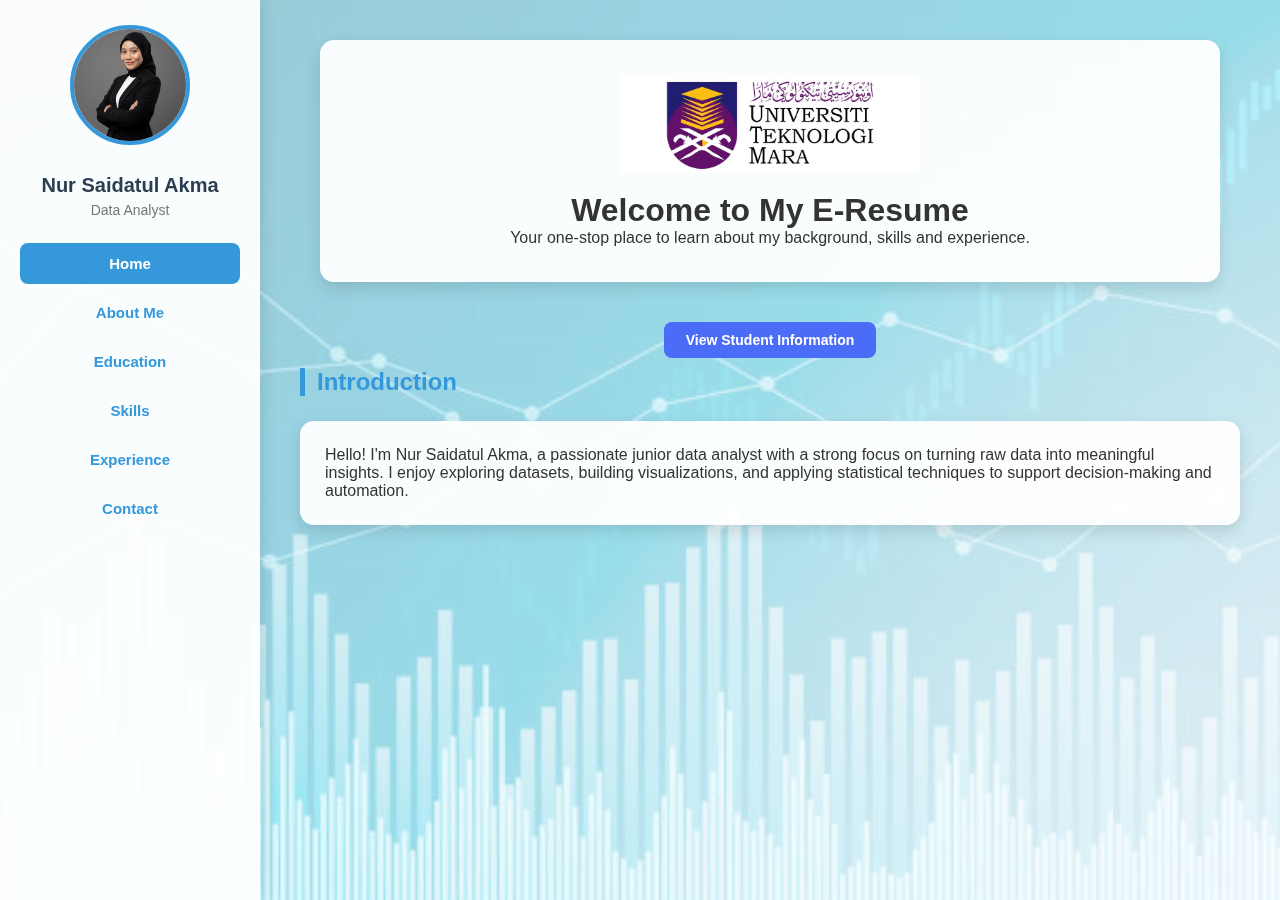
<file: index.html>
<!-- index.html with card-style navigation -->
<!DOCTYPE html>
<html lang="en">
<head>
<meta charset="UTF-8">
<meta name="viewport" content="width=device-width, initial-scale=1.0">
<title>Home - My E-Resume</title>
<link rel="stylesheet" href="style.css">
</head>

<script>
function toggleStudentInfo() {
    const info = document.getElementById("studentInfo");
    info.style.display = info.style.display === "block" ? "none" : "block";
}
</script>

<body>
<div class="layout">
    <aside class="sidebar">
        <img src="images/akma.jpg" class="side-pic" alt="Profile Picture">
        <h2>Nur Saidatul Akma</h2>
        <p>Data Analyst</p>

        <nav>
        <ul>
        <li><a href="index.html" class="active">Home</a></li>
        <li><a href="about.html">About Me</a></li>
        <li><a href="education.html">Education</a></li>
        <li><a href="skills.html">Skills</a></li>
        <li><a href="projects.html">Experience</a></li>
        <li><a href="contact.html">Contact</a></li>
        </ul>
        </nav>

    </aside>

    <main class="content">
        <header class="hero">
            <img src="images/uitm-logo.png" alt="UiTM Logo" class="hero-logo">
            <h1>Welcome to My E-Resume</h1>
            <p>Your one-stop place to learn about my background, skills and experience.</p>
        </header>



        <section>

            <div style="margin-top: 10px; text-align: center;">
                <button class="toggle-btn" onclick="toggleStudentInfo()">
                    View Student Information
                </button>
            </div>

            <div id="studentInfo" class="student-info">
                <table class="biodata-table">
                    <tr>
                        <td>Student Name</td>
                        <td>: NUR SAIDATUL AKMA BINTI MOHD HIZARI</td>
                    </tr>
                    <tr>
                        <td>Student ID</td>
                        <td>: 2025124257</td>
                    </tr>
                    <tr>
                        <td>Faculty</td>
                        <td>: COMPUTER, INFORMATICS AND MATHEMATICS STUDIES</td>
                    </tr>
                    <tr>
                        <td>Programme</td>
                        <td>: BACHELOR OF INFORMATION SCIENCE (HONS) IN INFORMATION SYSTEMS MANAGEMENT</td>
                    </tr>
                    <tr>
                        <td>Mode of Study</td>
                        <td>: Full-Time</td>
                    </tr>
                    <tr>
                        <td>Semester</td>
                        <td>: 2</td>
                    </tr>
                    <tr>
                        <td>Email</td>
                        <td>: saidatulkema08@gmail.com</td>
                    </tr>
                    <tr>
                        <td>UiTM Google Email</td>
                        <td>: 2025124257@student.uitm.edu.my</td>
                    </tr>
                </table>
            </div>

            <div style="height:10px;"></div>
            
            <h2>Introduction</h2>
            
            <div class="project-card">
            <p>Hello! I'm Nur Saidatul Akma, a passionate junior data analyst with a strong focus on turning raw data into meaningful insights. I enjoy exploring datasets, building visualizations, and applying statistical techniques to support decision-making and automation.</p>
        </div>
        </section>
    </main>
</div>
</body>
</html>
</file>
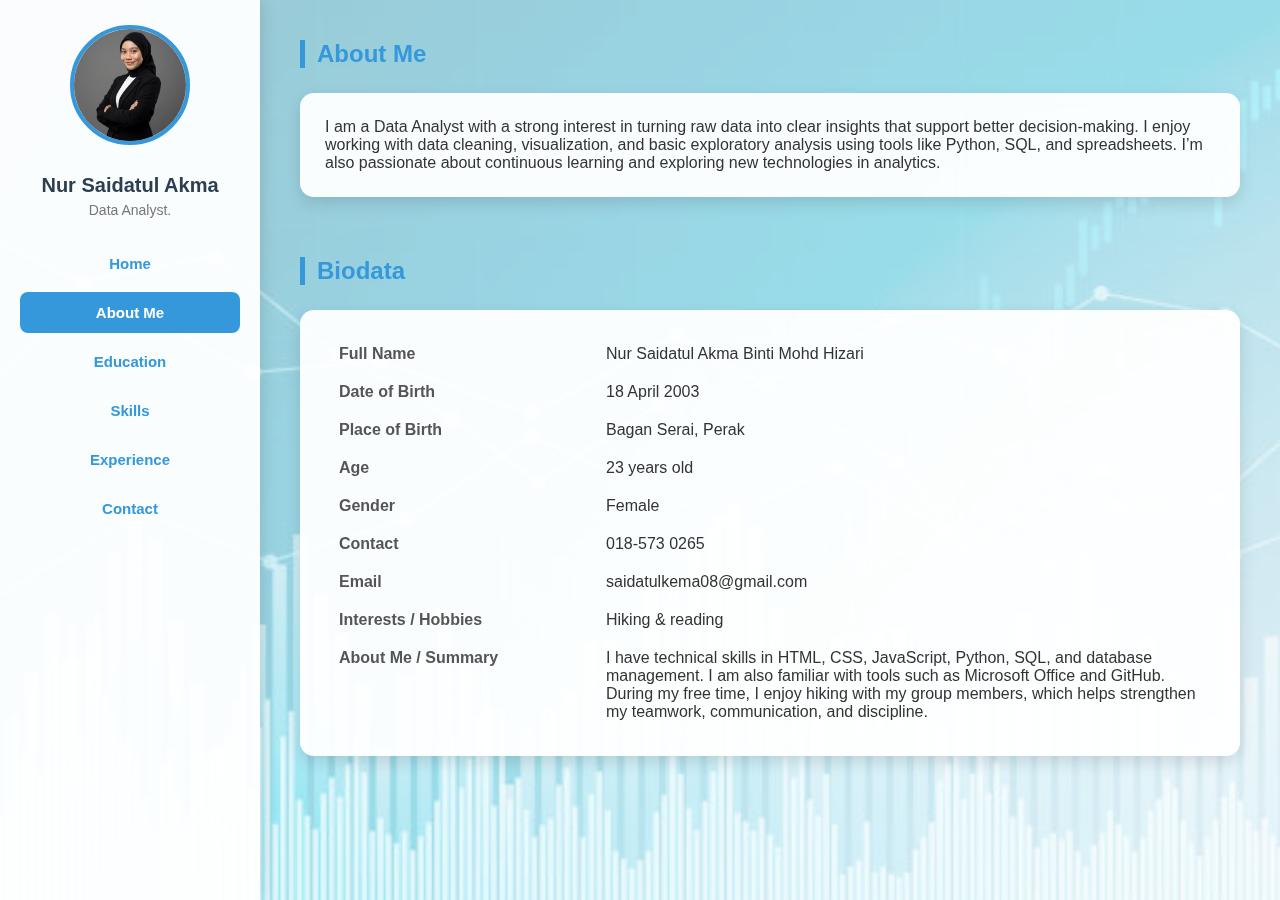
<file: about.html>
<!DOCTYPE html>
<html lang="en">
<head>
<meta charset="UTF-8">
<meta name="viewport" content="width=device-width, initial-scale=1.0">
<title>About Me</title>
<link rel="stylesheet" href="style.css">
</head>
<body>
<div class="layout">
<aside class="sidebar">
<img src="images/akma.jpg" class="side-pic" alt="Profile Picture">
        <h2>Nur Saidatul Akma</h2>
        <p>Data Analyst.</p>
<nav>
<ul>
<li><a href="index.html">Home</a></li>
<li><a href="about.html" class="active">About Me</a></li>
<li><a href="education.html">Education</a></li>
<li><a href="skills.html">Skills</a></li>
<li><a href="projects.html">Experience</a></li>
<li><a href="contact.html">Contact</a></li>
</ul>
</nav>
</aside>


<main class="content">
<h2>About Me</h2>
<div class="project-card">
<p>I am a Data Analyst with a strong interest in turning raw data into clear insights that support better decision-making. I enjoy working with data cleaning, visualization, and basic exploratory analysis using tools like Python, SQL, and spreadsheets. I’m also passionate about continuous learning and exploring new technologies in analytics.</p>
</div>

<div style="height:40px;"></div>

<h2>Biodata</h2>
<div class="project-card">
  <table class="biodata-table">
    <tr>
      <td><strong>Full Name</strong></td>
      <td>Nur Saidatul Akma Binti Mohd Hizari</td>
    </tr>
    <tr>
      <td><strong>Date of Birth</strong></td>
      <td>18 April 2003</td>
    </tr>
    <tr>
      <td><strong>Place of Birth</strong></td>
      <td>Bagan Serai, Perak</td>
    </tr>
    <tr>
      <td><strong>Age</strong></td>
      <td>23 years old</td>
    </tr>
    <tr>
      <td><strong>Gender</strong></td>
      <td>Female</td>
    </tr>
    <tr>
      <td><strong>Contact</strong></td>
      <td>018-573 0265</td>
    </tr>
    <tr>
      <td><strong>Email</strong></td>
      <td>saidatulkema08@gmail.com</td>
    </tr>
    <tr>
      <td><strong>Interests / Hobbies</strong></td>
      <td>Hiking & reading</td>
    </tr>
    <tr>
      <td><strong>About Me / Summary</strong></td>
      <td>
        I have technical skills in HTML, CSS, JavaScript, Python, SQL, and database management.
        I am also familiar with tools such as Microsoft Office and GitHub.
        During my free time, I enjoy hiking with my group members, which helps strengthen my
        teamwork, communication, and discipline.
      </td>
    </tr>
  </table>
</div>


</main>
</div>
</body>
</html>
</file>
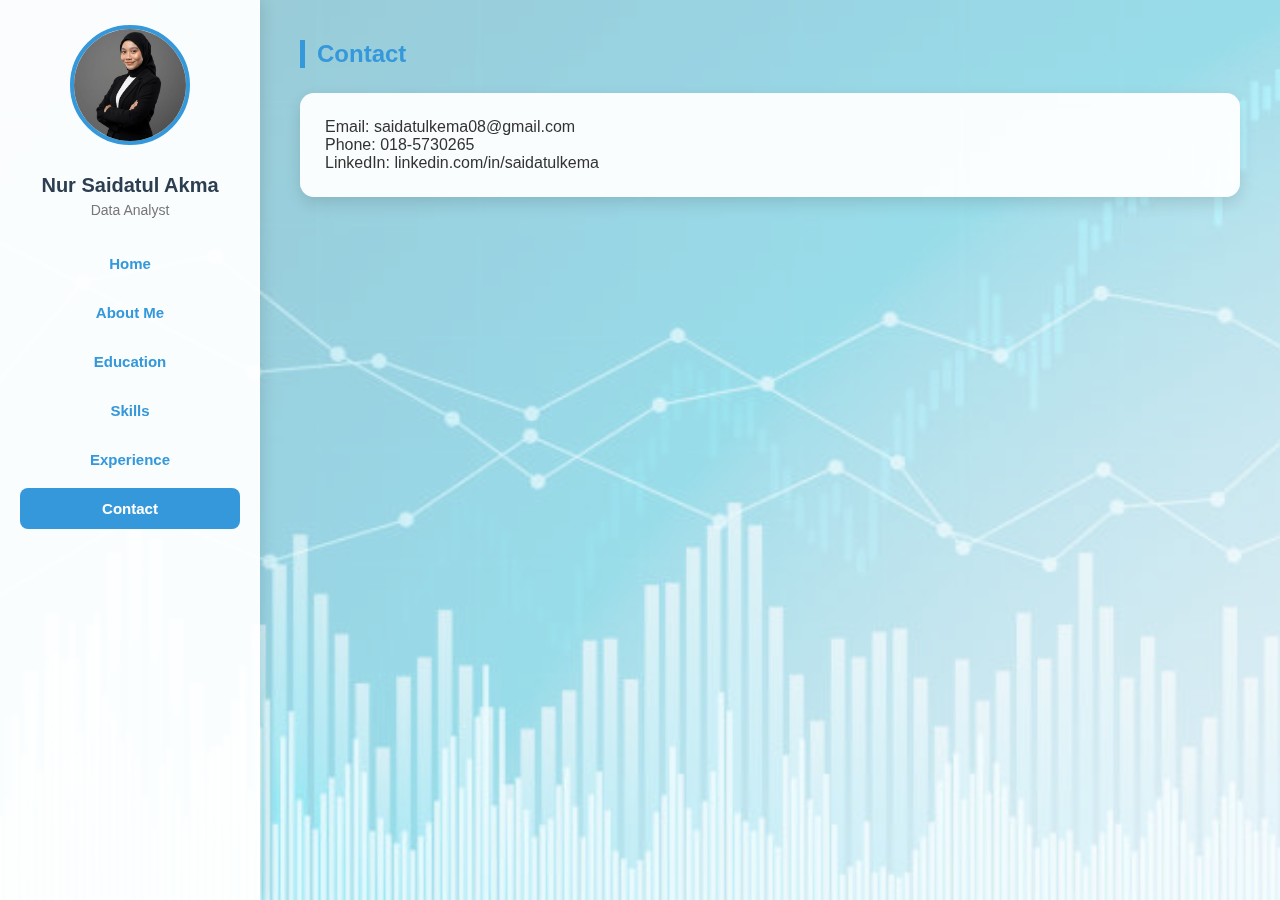
<file: contact.html>
<!DOCTYPE html>
<html lang="en">
<head>
<meta charset="UTF-8">
<meta name="viewport" content="width=device-width, initial-scale=1.0">
<title>Contact</title>
<link rel="stylesheet" href="style.css">
</head>
<body>
<div class="layout">
<aside class="sidebar">
<img src="images/akma.jpg" class="side-pic" alt="Profile Picture">
        <h2>Nur Saidatul Akma</h2>
        <p>Data Analyst</p>
<nav>
<ul>
<li><a href="index.html">Home</a></li>
<li><a href="about.html">About Me</a></li>
<li><a href="education.html">Education</a></li>
<li><a href="skills.html">Skills</a></li>
<li><a href="projects.html">Experience</a></li>
<li><a href="contact.html" class="active">Contact</a></li>
</ul>
</nav>
</aside>


<main class="content">
<h2>Contact</h2>
<div class="project-card">
<p>Email: saidatulkema08@gmail.com</p>
<p>Phone: 018-5730265</p>
<p>LinkedIn: linkedin.com/in/saidatulkema</p>
</div>
</main>
</div>
</body>
</html>
</file>
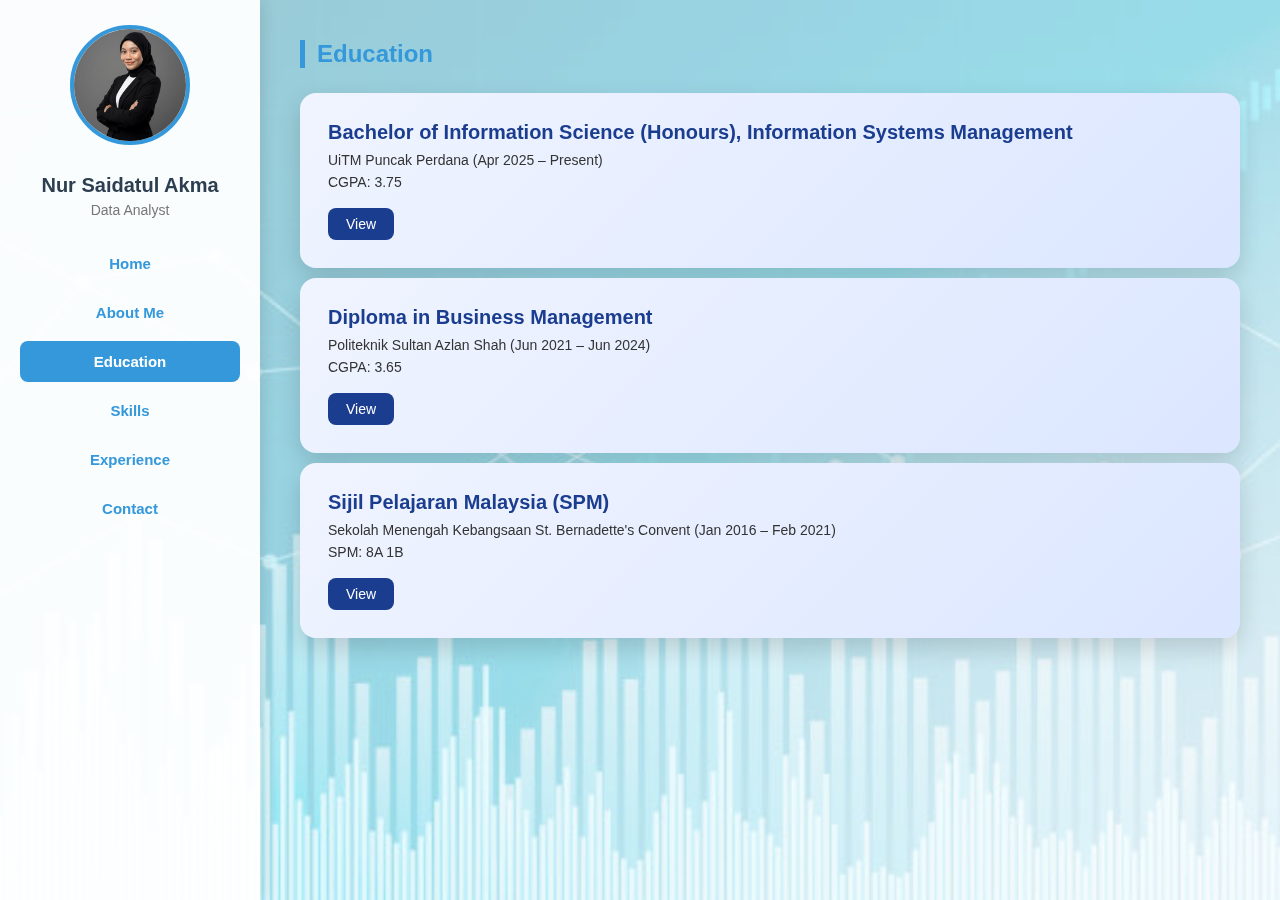
<file: education.html>
<!DOCTYPE html>
<html lang="en">
<head>
<meta charset="UTF-8">
<meta name="viewport" content="width=device-width, initial-scale=1.0">
<title>Education</title>
<link rel="stylesheet" href="style.css">
<style>
/* ===============================
   EDUCATION CARDS
=============================== */
.edu-card {
  background: linear-gradient(135deg, #f0f4ff, #dbe6ff);
  padding: 28px;
  border-radius: 16px;
  box-shadow: 0 10px 25px rgba(0, 0, 0, 0.15);
  transition: transform 0.4s ease, box-shadow 0.4s ease;
  position: relative;
}

.edu-card:hover {
  transform: translateY(-8px);
  box-shadow: 0 18px 40px rgba(0, 0, 0, 0.25);
}

.edu-card h3 {
  font-size: 20px;
  color: #1a3d8f;
  margin-bottom: 8px;
}

.edu-card p {
  font-size: 14px;
  color: #333;
  margin-bottom: 6px;
}

.edu-card .view-btn {
  padding: 8px 18px;
  background: #1a3d8f;
  color: #fff;
  font-size: 14px;
  border: none;
  border-radius: 8px;
  cursor: pointer;
  margin-top: 12px;
  transition: background 0.3s ease, transform 0.3s ease;
}

.edu-card .view-btn:hover {
  background: #142b66;
  transform: scale(1.05);
}

/* ===============================
   EDUCATION POPUP (MODAL)
=============================== */
#imagePopup.edu-popup {
  backdrop-filter: blur(10px);
  background: rgba(10, 10, 40, 0.85);
}

#imagePopup.edu-popup .popup-image {
  max-width: 65%;
  max-height: 75%;
  border-radius: 14px;
  box-shadow: 0 20px 50px rgba(0, 0, 0, 0.7);
}

#imagePopup.edu-popup .popup-close {
  top: 25px;
  right: 35px;
  font-size: 38px;
}

#imagePopup.edu-popup .popup-nav {
  font-size: 42px;
}

#imagePopup.edu-popup .popup-dots {
  bottom: 30px;
}

#imagePopup.edu-popup .popup-dots .dot {
  width: 12px;
  height: 12px;
  background: #888;
}

#imagePopup.edu-popup .popup-dots .dot.active {
  background: #fff;
}
</style>
</head>

<body>
<div class="layout">
<aside class="sidebar">
  <img src="images/akma.jpg" class="side-pic" alt="Profile Picture">
  <h2>Nur Saidatul Akma</h2>
  <p>Data Analyst</p>
  <nav>
    <ul>
      <li><a href="index.html">Home</a></li>
      <li><a href="about.html">About Me</a></li>
      <li><a href="education.html" class="active">Education</a></li>
      <li><a href="skills.html">Skills</a></li>
      <li><a href="projects.html">Experience</a></li>
      <li><a href="contact.html">Contact</a></li>
    </ul>
  </nav>
</aside>

<main class="content">
<h2>Education</h2>

<div class="edu-card">
  <h3>Bachelor of Information Science (Honours), Information Systems Management</h3>
  <p>UiTM Puncak Perdana (Apr 2025 – Present)</p>
  <p>CGPA: 3.75</p>
  <button class="view-btn"
    onclick="openPopup([ 'images/pundana.jpeg'], 'edu')">
    View
  </button>
</div>

<div style="height:10px;"></div>

<div class="edu-card">
  <h3>Diploma in Business Management</h3>
  <p>Politeknik Sultan Azlan Shah (Jun 2021 – Jun 2024)</p>
  <p>CGPA: 3.65</p>
  <button class="view-btn"
    onclick="openPopup([ 'images/psas.png' ], 'edu')">
    View
  </button>
</div>

<div style="height:10px;"></div>

<div class="edu-card">
  <h3>Sijil Pelajaran Malaysia (SPM)</h3>
  <p>Sekolah Menengah Kebangsaan St. Bernadette's Convent (Jan 2016 – Feb 2021)</p>
  <p>SPM: 8A 1B</p>
  <button class="view-btn"
    onclick="openPopup([ 'images/smkconvent.png' ], 'edu')">
    View
  </button>
</div>

</main>
</div>

<!-- ===== IMAGE POPUP (EDUCATION) ===== -->
<div id="imagePopup" class="popup edu-popup" onclick="closePopup(event)">
  <span class="popup-close">&times;</span>
  <span class="popup-nav left" onclick="changePopupImage(-1)">❮</span>
  <img id="popupImage" class="popup-image">
  <span class="popup-nav right" onclick="changePopupImage(1)">❯</span>
  <div id="popupDots" class="popup-dots"></div>
</div>

<script>
let popupImages = [];
let popupIndex = 0;

function openPopup(images, type) {
  popupImages = images;
  popupIndex = 0;
  const popup = document.getElementById('imagePopup');
  if(type === 'edu') popup.classList.add('edu-popup');
  popup.style.display = 'flex';
  updatePopup();
}

function closePopup(e) {
  if(e.target.id === 'imagePopup' || e.target.classList.contains('popup-close')) {
    document.getElementById('imagePopup').style.display = 'none';
  }
}

function changePopupImage(step) {
  popupIndex = (popupIndex + step + popupImages.length) % popupImages.length;
  updatePopup();
}

function updatePopup() {
  document.getElementById('popupImage').src = popupImages[popupIndex];

  const dots = document.getElementById('popupDots');
  dots.innerHTML = '';
  popupImages.forEach((_, i) => {
    const dot = document.createElement('span');
    dot.className = 'dot' + (i === popupIndex ? ' active' : '');
    dot.onclick = () => { popupIndex = i; updatePopup(); };
    dots.appendChild(dot);
  });
}
</script>

</body>
</html>
</file>
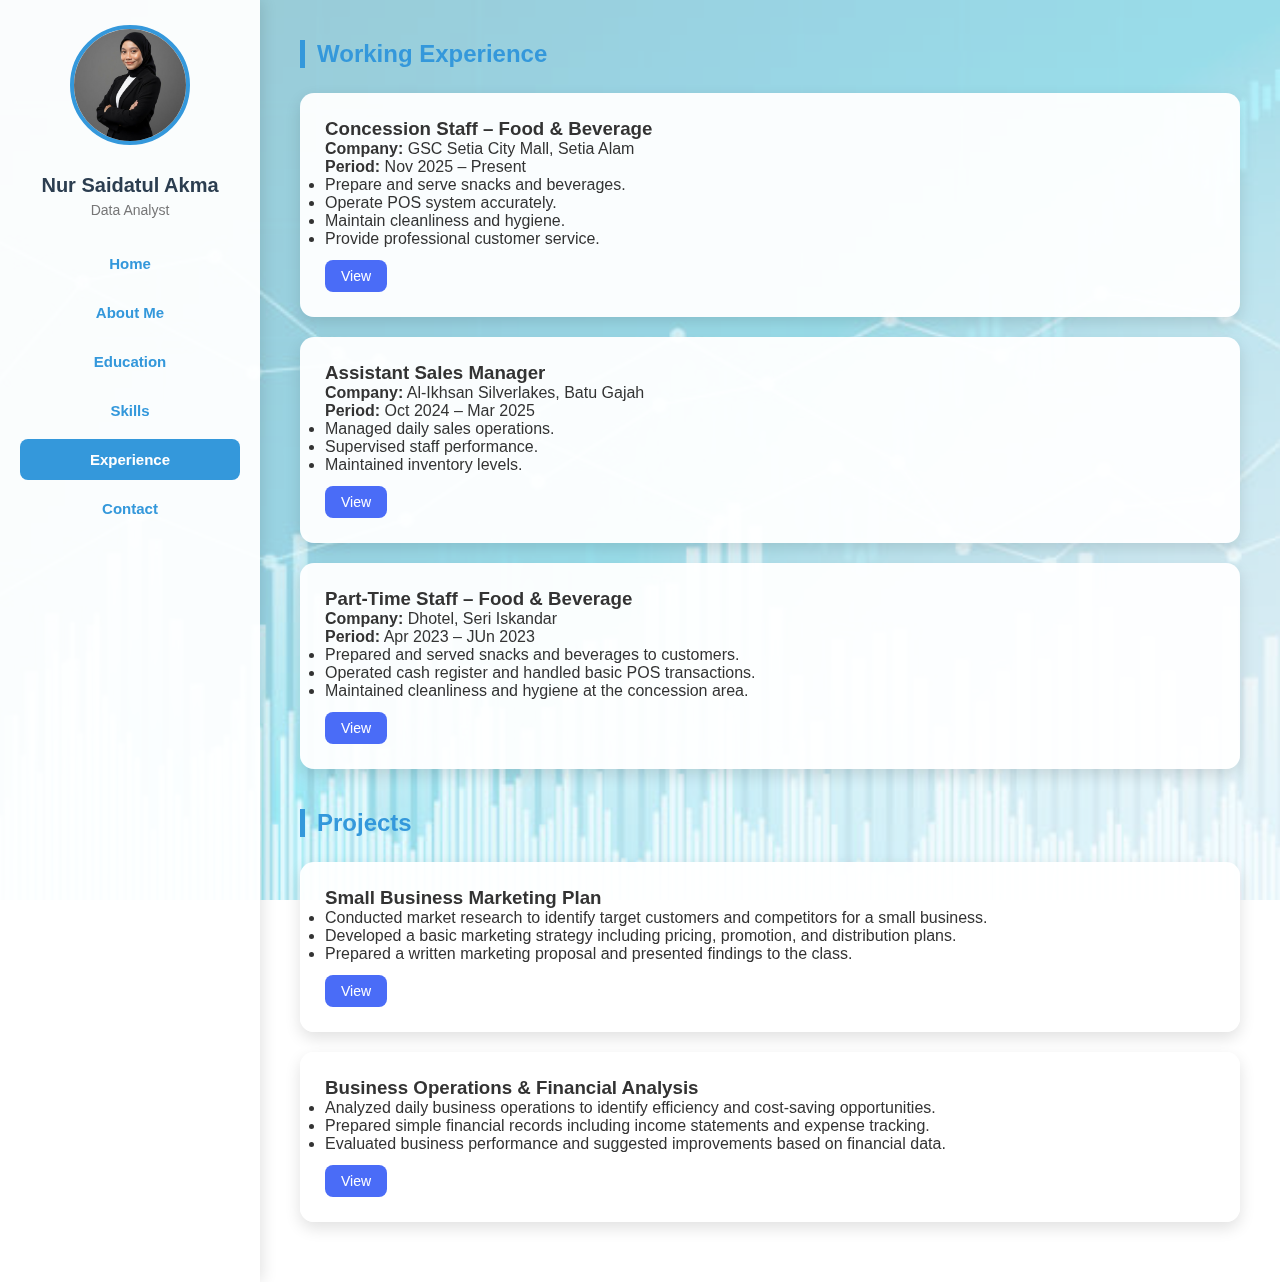
<file: projects.html>
<!DOCTYPE html>
<html lang="en">
<head>
<meta charset="UTF-8">
<meta name="viewport" content="width=device-width, initial-scale=1.0">
<title>Projects & Experience</title>
<link rel="stylesheet" href="style.css">
</head>

<body>
<div class="layout">
  <aside class="sidebar">
    <img src="images/akma.jpg" class="side-pic" alt="Profile Picture">
    <h2>Nur Saidatul Akma</h2>
    <p>Data Analyst</p>
    <nav>
      <ul>
        <li><a href="index.html">Home</a></li>
        <li><a href="about.html">About Me</a></li>
        <li><a href="education.html">Education</a></li>
        <li><a href="skills.html">Skills</a></li>
        <li><a href="projects.html" class="active">Experience</a></li>
        <li><a href="contact.html">Contact</a></li>
      </ul>
    </nav>
  </aside>

  <main class="content">
    <!-- ===== WORKING EXPERIENCE ===== -->
    <h2>Working Experience</h2>

    <div class="project-card">
      <h3>Concession Staff – Food & Beverage</h3>
      <p><strong>Company:</strong> GSC Setia City Mall, Setia Alam</p>
      <p><strong>Period:</strong> Nov 2025 – Present</p>
      <ul>
        <li>Prepare and serve snacks and beverages.</li>
        <li>Operate POS system accurately.</li>
        <li>Maintain cleanliness and hygiene.</li>
        <li>Provide professional customer service.</li>
      </ul>
      <button class="view-btn"
        onclick="openPopup([
          'images/gsc1.png',
          'images/gsc2.png',
          'images/gsc3.png'
        ])">
        View
      </button>
    </div>

    <div class="project-card">
      <h3>Assistant Sales Manager</h3>
      <p><strong>Company:</strong> Al-Ikhsan Silverlakes, Batu Gajah</p>
      <p><strong>Period:</strong> Oct 2024 – Mar 2025</p>
      <ul>
        <li>Managed daily sales operations.</li>
        <li>Supervised staff performance.</li>
        <li>Maintained inventory levels.</li>
      </ul>
      <button class="view-btn"
        onclick="openPopup([
          'images/al-ikhsan.png',
          'images/alikhsan1.png',
          'images/alikhsan2.png',
          'images/alikhsan3.png',
          'images/alikhsan4.png'
          ])">
        View
      </button>
    </div>

    <div class="project-card">
      <h3>Part-Time Staff – Food & Beverage</h3>
      <p><strong>Company:</strong> Dhotel, Seri Iskandar</p>
      <p><strong>Period:</strong> Apr 2023 – JUn 2023</p>
      <ul>
        <li>Prepared and served snacks and beverages to customers.</li>
        <li>Operated cash register and handled basic POS transactions.</li>
        <li>Maintained cleanliness and hygiene at the concession area.</li>
      </ul>
      <button class="view-btn"
        onclick="openPopup([
          'images/fnb1.png',
          'images/fnb2.png',
          'images/fnb3.png'
          ])">
        View
      </button>
    </div>

    <div style="height:20px;"></div>

    <!-- ===== PROJECTS ===== -->
    <h2>Projects</h2>

    <div class="project-card">
      <h3>Small Business Marketing Plan</h3>
      <ul>
        <li>Conducted market research to identify target customers and competitors for a small business.</li>
        <li>Developed a basic marketing strategy including pricing, promotion, and distribution plans.</li>
        <li>Prepared a written marketing proposal and presented findings to the class.</li>
      </ul>
      <button class="view-btn"
        onclick="openPopup([
          'images/project11.jpeg',
          'images/project12.jpeg'
          ])">
        View
      </button>
    </div>

    <div class="project-card">
      <h3>Business Operations & Financial Analysis</h3>
      <ul>
        <li>Analyzed daily business operations to identify efficiency and cost-saving opportunities.</li>
        <li>Prepared simple financial records including income statements and expense tracking.</li>
        <li>Evaluated business performance and suggested improvements based on financial data.</li>
      </ul>
      <button class="view-btn"
        onclick="openPopup([
          'images/project21.jpeg',
          'images/project22.jpeg',
          'images/project23.jpeg',
          'images/project24.jpeg',
          ])">
        View
      </button>
    </div>
  </main>
</div>

<!-- ===== IMAGE POPUP MODAL ===== -->
<div id="imagePopup" class="popup" onclick="closePopup(event)">
  <span class="popup-close">&times;</span>

  <span class="popup-nav left" onclick="changePopupImage(-1)">❮</span>
  <img id="popupImage" class="popup-image">
  <span class="popup-nav right" onclick="changePopupImage(1)">❯</span>

  <div id="popupDots" class="popup-dots"></div>
</div>

<script>
let popupImages = [];
let popupIndex = 0;

function openPopup(images) {
  popupImages = images;
  popupIndex = 0;
  document.getElementById('imagePopup').style.display = 'flex';
  updatePopup();
}

function closePopup(e) {
  if (e.target.id === 'imagePopup' || e.target.classList.contains('popup-close')) {
    document.getElementById('imagePopup').style.display = 'none';
  }
}

function changePopupImage(step) {
  popupIndex = (popupIndex + step + popupImages.length) % popupImages.length;
  updatePopup();
}

function updatePopup() {
  document.getElementById('popupImage').src = popupImages[popupIndex];

  const dots = document.getElementById('popupDots');
  dots.innerHTML = '';
  popupImages.forEach((_, i) => {
    const dot = document.createElement('span');
    dot.className = 'dot' + (i === popupIndex ? ' active' : '');
    dot.onclick = () => { popupIndex = i; updatePopup(); };
    dots.appendChild(dot);
  });
}
</script>

</body>
</html>
</file>
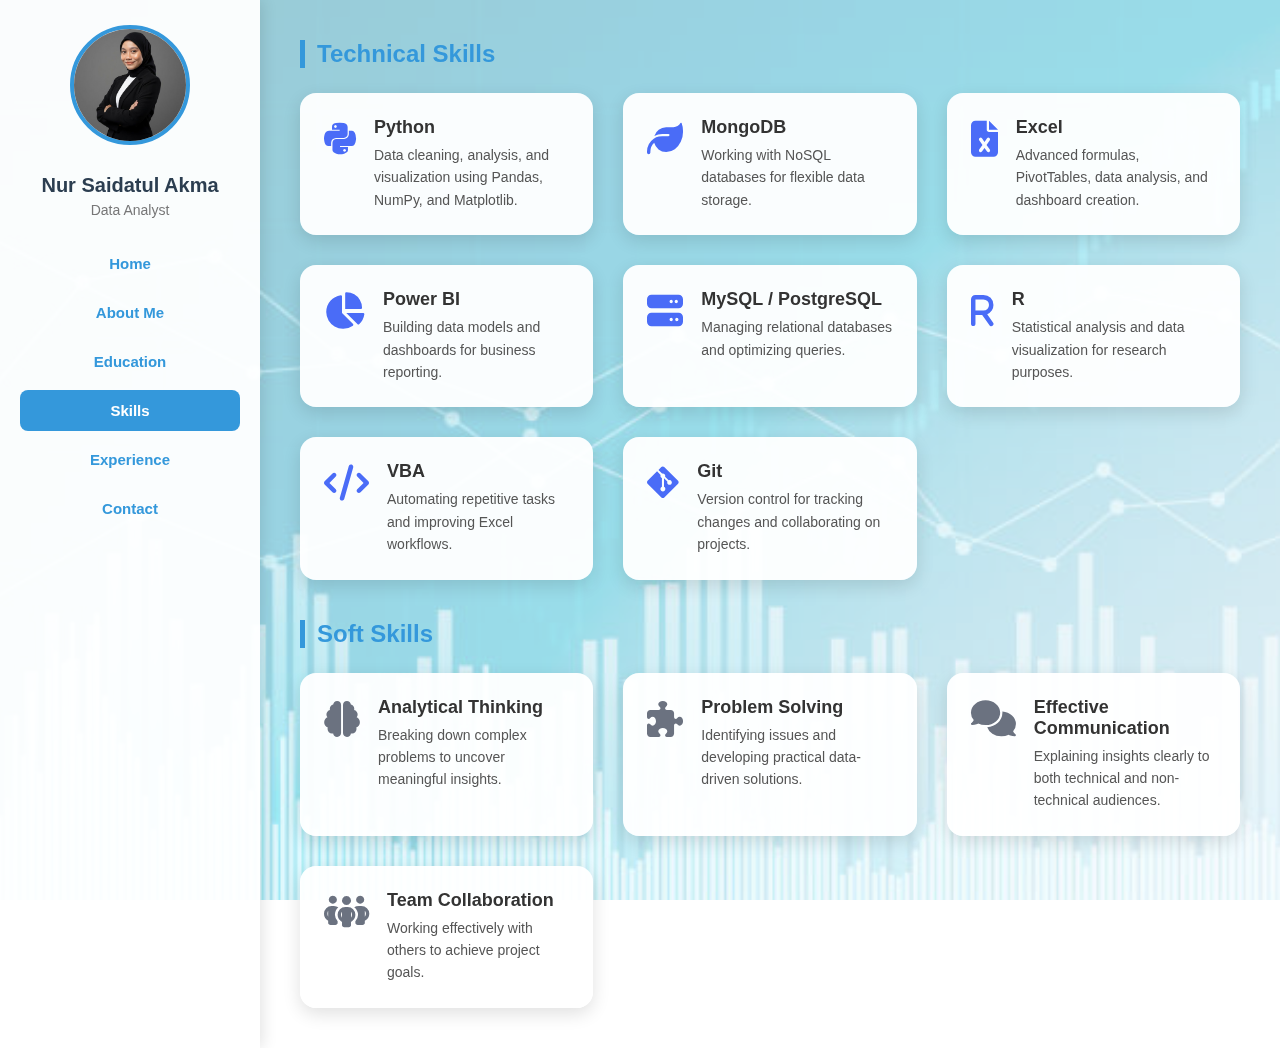
<file: skills.html>
<!DOCTYPE html>
<html lang="en">
<head>
<meta charset="UTF-8">
<meta name="viewport" content="width=device-width, initial-scale=1.0">
<title>Skills</title>
<link rel="stylesheet" href="style.css">
<link rel="stylesheet" href="https://cdnjs.cloudflare.com/ajax/libs/font-awesome/6.5.1/css/all.min.css">

</head>

<!-- Image Popup Modal -->
<div id="imageModal" class="modal">
    <span class="close" onclick="closeModal()">&times;</span>
    <img class="modal-content" id="modalImage">
</div>

<script>
function openModal(imgSrc) {
    const modal = document.getElementById("imageModal");
    const modalImg = document.getElementById("modalImage");
    modalImg.src = imgSrc;
    modal.style.display = "flex";
}

// Close modal
function closeModal() {
    document.getElementById("imageModal").style.display = "none";
}

// Close modal when clicking outside image
document.getElementById("imageModal").addEventListener("click", function(e) {
    if (e.target === this) {
        closeModal();
    }
});
</script>

<body>
<div class="layout">
<aside class="sidebar">
<img src="images/akma.jpg" class="side-pic" alt="Profile Picture">
        <h2>Nur Saidatul Akma</h2>
        <p>Data Analyst</p>
<nav>
<ul>
<li><a href="index.html">Home</a></li>
<li><a href="about.html">About Me</a></li>
<li><a href="education.html">Education</a></li>
<li><a href="skills.html" class="active">Skills</a></li>
<li><a href="projects.html">Experience</a></li>
<li><a href="contact.html">Contact</a></li>
</ul>
</nav>
</aside>


<main class="content">

  <h2>Technical Skills</h2>
  <div class="skill-grid">

    <div class="skill-card">
      <i class="fa-brands fa-python"></i>
      <div class="skill-text">
        <h4>Python</h4>
        <p>Data cleaning, analysis, and visualization using Pandas, NumPy, and Matplotlib.</p>
        <button class="view-btn" onclick="openModal('images/python.png')">View</button>
      </div>
    </div>


    <div class="skill-card">
      <i class="fa-solid fa-leaf"></i>
      <div class="skill-text">
        <h4>MongoDB</h4>
        <p>Working with NoSQL databases for flexible data storage.</p>
      <button class="view-btn" onclick="openModal('images/mongodb.png')">View</button>
      </div>
    </div>

    <div class="skill-card">
      <i class="fa-solid fa-file-excel"></i>
      <div class="skill-text">
        <h4>Excel</h4>
        <p>Advanced formulas, PivotTables, data analysis, and dashboard creation.</p>
      <button class="view-btn" onclick="openModal('images/excel.png')">View</button>
      </div>
    </div>

    <div class="skill-card">
      <i class="fa-solid fa-chart-pie"></i>
      <div class="skill-text">
        <h4>Power BI</h4>
        <p>Building data models and dashboards for business reporting.</p>
      <button class="view-btn" onclick="openModal('images/powerbi.png')">View</button>
      </div>
    </div>

    <div class="skill-card">
      <i class="fa-solid fa-server"></i>
      <div class="skill-text">
        <h4>MySQL / PostgreSQL</h4>
        <p>Managing relational databases and optimizing queries.</p>
      <button class="view-btn" onclick="openModal('images/mysql.png')">View</button>
      </div>
    </div>

    <div class="skill-card">
      <i class="fa-solid fa-r"></i>
      <div class="skill-text">
        <h4>R</h4>
        <p>Statistical analysis and data visualization for research purposes.</p>
      <button class="view-btn" onclick="openModal('images/R.png')">View</button>
      </div>
    </div>

    <div class="skill-card">
      <i class="fa-solid fa-code"></i>
      <div class="skill-text">
        <h4>VBA</h4>
        <p>Automating repetitive tasks and improving Excel workflows.</p>
      <button class="view-btn" onclick="openModal('images/vba.png')">View</button>
      </div>
    </div>

    <div class="skill-card">
      <i class="fa-brands fa-git-alt"></i>
      <div class="skill-text">
        <h4>Git</h4>
        <p>Version control for tracking changes and collaborating on projects.</p>
      <button class="view-btn" onclick="openModal('images/git.png')">View</button>
      </div>
    </div>

  </div>



<div style="height:40px;"></div>

  <h2>Soft Skills</h2>
  <div class="skill-grid">

    <div class="skill-card soft">
      <i class="fa-solid fa-brain"></i>
      <div class="skill-text">
        <h4>Analytical Thinking</h4>
        <p>Breaking down complex problems to uncover meaningful insights.</p>
      </div>
    </div>

    <div class="skill-card soft">
      <i class="fa-solid fa-puzzle-piece"></i>
      <div class="skill-text">
        <h4>Problem Solving</h4>
        <p>Identifying issues and developing practical data-driven solutions.</p>
      </div>
    </div>

    <div class="skill-card soft">
      <i class="fa-solid fa-comments"></i>
      <div class="skill-text">
        <h4>Effective Communication</h4>
        <p>Explaining insights clearly to both technical and non-technical audiences.</p>
      </div>
    </div>

    <div class="skill-card soft">
      <i class="fa-solid fa-people-group"></i>
      <div class="skill-text">
        <h4>Team Collaboration</h4>
        <p>Working effectively with others to achieve project goals.</p>
      </div>
    </div>

  </div>



</main>
</div>
</body>
</html>
</file>
<file: style.css>
/* =========================================================
   GLOBAL RESET & BASE SETTINGS
========================================================= */
* {
  box-sizing: border-box;
  margin: 0;
  padding: 0;
}

/* =========================================================
   BODY
   - One background image for ALL pages
   - Fixed background with soft overlay
========================================================= */
body {
  font-family: "Segoe UI", Arial, sans-serif;
  background: url("images/background.jpg") no-repeat center center fixed;
  background-size: cover;
  color: #333;
}

/* White overlay to improve text readability */
body::before {
  content: "";
  position: fixed;
  inset: 0;
  background: rgba(255, 255, 255, 0.6);
  z-index: -1;
}

/* =========================================================
   MAIN LAYOUT
========================================================= */
.layout {
  display: flex;
  min-height: 100vh;
}

/* =========================================================
   SIDEBAR
========================================================= */
.sidebar {
  width: 260px;
  padding: 25px 20px;
  text-align: center;
  background: rgba(255, 255, 255, 0.95);
  box-shadow: 2px 0 15px rgba(0,0,0,0.12);
}

/* Hide sidebar on Home page */
body.home .sidebar {
  display: none;
}

/* =========================================================
   PROFILE SECTION (SIDEBAR)
========================================================= */
.side-pic {
  width: 120px;
  height: 120px;
  object-fit: cover;
  border-radius: 50%;
  border: 4px solid #3498db;
  margin-bottom: 15px;
}

.sidebar h2 {
  font-size: 20px;
  margin: 10px 0 5px;
  color: #2c3e50;
}

.sidebar p {
  font-size: 14px;
  color: #777;
  margin-bottom: 25px;
}

/* =========================================================
   SIDEBAR NAVIGATION
========================================================= */
.sidebar nav ul {
  list-style: none;
}

.sidebar nav ul li a {
  display: block;
  padding: 12px 15px;
  margin: 8px 0;
  font-weight: 600;
  font-size: 15px;
  text-decoration: none;
  color: #3498db;
  border-radius: 8px;
  transition: all 0.3s ease;
}

/* Hover effect */
.sidebar nav ul li a:hover {
  background: #3498db;
  color: #ffffff;
  transform: translateX(6px);
  box-shadow: 0 4px 10px rgba(0,0,0,0.15);
}

/* Active page */
.sidebar nav ul li a.active {
  background: #3498db;
  color: #ffffff;
}

/* =========================================================
   MAIN CONTENT AREA
========================================================= */
.content {
  flex: 1;
  padding: 40px;
}

/* Center content on Home page */
body.home .content {
  width: 100%;
  padding: 70px 40px;
}

/* Section headings */
.content h2 {
  border-left: 5px solid #3498db;
  padding-left: 12px;
  margin-bottom: 25px;
  color: #3498db;
}

/* =========================================================
   HERO SECTION (HOME PAGE)
========================================================= */
.hero {
  background: rgba(255, 255, 255, 0.95);
  padding: 35px;
  border-radius: 14px;
  text-align: center;
  max-width: 900px;
  margin: 0 auto 40px;
  box-shadow: 0 6px 16px rgba(0,0,0,0.12);
}

/* =========================================================
   HOME PAGE NAVIGATION CARDS
========================================================= */
.nav-cards {
  display: grid;
  grid-template-columns: repeat(auto-fit, minmax(160px, 1fr));
  gap: 25px;
  max-width: 900px;
  margin: 0 auto;
}

.nav-card {
  padding: 25px 20px;
  background: rgba(255, 255, 255, 0.95);
  border-radius: 14px;
  text-align: center;
  font-weight: 700;
  font-size: 16px;
  color: #3498db;
  text-decoration: none;
  box-shadow: 0 6px 16px rgba(0,0,0,0.12);
  transition: all 0.3s ease;
}

.nav-card:hover {
  background: #3498db;
  color: #ffffff;
  transform: translateY(-6px);
  box-shadow: 0 10px 24px rgba(0,0,0,0.18);
}

/* =========================================================
   SKILL GRID
========================================================= */
.skill-grid {
  display: grid;
  grid-template-columns: repeat(auto-fit, minmax(260px, 1fr));
  gap: 30px;
}

/* =========================================================
   SKILL CARDS (WITH ICON + DESCRIPTION)
========================================================= */
.skill-card {
  display: flex;
  align-items: flex-start;
  gap: 18px;
  padding: 24px;
  min-height: 120px;
  background: rgba(255, 255, 255, 0.95);
  border-radius: 16px;
  box-shadow: 0 6px 18px rgba(0,0,0,0.12);
  transition: transform 0.3s ease, box-shadow 0.3s ease;
}

/* Skill card hover effect */
.skill-card:hover {
  transform: translateY(-6px);
  box-shadow: 0 14px 30px rgba(0,0,0,0.18);
}

/* =========================================================
   SKILL ICONS
========================================================= */
.skill-card i {
  font-size: 36px;              /* BIGGER ICON */
  margin-top: 4px;
  color: #4a6cf7;
  transition: transform 0.3s ease, color 0.3s ease;
}

/* Soft skills icon color */
.skill-card.soft i {
  color: #6b7280;
}

/* Icon animation on hover */
.skill-card:hover i {
  transform: scale(1.2);
  color: #2f4fff;
}

/* =========================================================
   SKILL TEXT
========================================================= */
.skill-text h4 {
  font-size: 18px;
  margin-bottom: 6px;
  font-weight: 600;
}

.skill-text p {
  font-size: 14px;
  color: #555;
  line-height: 1.6;
}

/* =========================================================
   PROJECT & EDUCATION CARDS
========================================================= */
.project-card,
.edu-card {
  background: rgba(255, 255, 255, 0.95);
  padding: 25px;
  border-radius: 14px;
  box-shadow: 0 6px 16px rgba(0,0,0,0.12);
  transition: transform 0.3s ease;
}

.project-card:hover,
.edu-card:hover {
  transform: translateY(-5px);
}

/* =========================================================
   BIODATA TABLE
========================================================= */
.biodata-table {
  width: 100%;
  border-collapse: collapse;
}

.biodata-table td {
  padding: 10px 14px;
  vertical-align: top;
}

.biodata-table td:first-child {
  width: 30%;
  color: #555;
  font-weight: 600;
}

/* =========================================================
   RESPONSIVE (MOBILE VIEW)
========================================================= */
@media (max-width: 768px) {

  .layout {
    flex-direction: column;
  }

  .sidebar {
    width: 100%;
    box-shadow: none;
  }

  .content {
    padding: 25px;
  }

  body.home .content {
    padding: 40px 20px;
  }

  .skill-card {
    min-height: auto;
  }
}

/* =========================================
   HERO LOGO (ABOVE TITLE)
========================================= */
.hero-logo {
    width: 300px;        /* Adjust size if needed */
    margin-bottom: 15px;
}

/* Center everything inside hero */
.hero {
    text-align: center;
}

/* Toggle button */
.toggle-btn {
    padding: 10px 22px;
    background: #4a6cf7;
    color: white;
    border: none;
    border-radius: 8px;
    font-size: 14px;
    font-weight: 600;
    cursor: pointer;
    transition: background 0.3s ease;
}

.toggle-btn:hover {
    background: #3b57e3;
}

/* Student info box */
.student-info {
    display: none;
    margin-top: 20px;
    background: rgba(255,255,255,0.95);
    padding: 20px;
    border-radius: 12px;
    box-shadow: 0 6px 16px rgba(0,0,0,0.12);
}

/* View button only appears on hover */
.skill-card .view-btn {
    display: none;
    margin-top: 8px;
    padding: 6px 14px;
    font-size: 13px;
    background: #4a6cf7;
    color: white;
    border: none;
    border-radius: 6px;
    cursor: pointer;
}

.skill-card:hover .view-btn {
    display: inline-block;
}

/* Modal overlay */
.modal {
    display: none;
    position: fixed;
    inset: 0;
    background: rgba(0,0,0,0.75);
    z-index: 999;
    justify-content: center;
    align-items: center;
}

/* Modal image */
.modal-content {
    max-width: 85%;
    max-height: 85%;
    border-radius: 10px;
}

/* Close button (X) */
.close {
    position: absolute;
    top: 18px;
    right: 26px;
    font-size: 32px;
    color: white;
    cursor: pointer;
}

/* Reuse your project-card styling */
.project-card {
  background: rgba(255,255,255,0.95);
  padding: 25px;
  border-radius: 14px;
  box-shadow: 0 6px 16px rgba(0,0,0,0.12);
  margin-bottom: 20px;
  position: relative;
}

/* View button */
.project-card .view-btn {
  margin-top: 12px;
  padding: 8px 16px;
  font-size: 14px;
  background: #4a6cf7;
  color: white;
  border: none;
  border-radius: 8px;
  cursor: pointer;
  display: inline-block;
}

.project-card .view-btn:hover {
  background: #3b57e3;
}

.card-images img {
    max-width: 100%;
    margin-top: 10px;
    border-radius: 10px;
    box-shadow: 0 4px 12px rgba(0,0,0,0.1);
}

/* Optional: make multiple images scrollable horizontally */
.card-images {
    display: flex;
    gap: 10px;
    overflow-x: auto;
}

/* ===== IMAGE POPUP ===== */
.popup {
  display: none;
  position: fixed;
  inset: 0;
  backdrop-filter: blur(8px);
  background: rgba(0,0,0,0.4);
  z-index: 999;
  align-items: center;
  justify-content: center;
}

.popup-image {
  max-width: 60%;
  max-height: 70%;
  border-radius: 12px;
  box-shadow: 0 15px 40px rgba(0,0,0,0.5);
}

.popup-close {
  position: absolute;
  top: 30px;
  right: 40px;
  font-size: 36px;
  color: #fff;
  cursor: pointer;
}

.popup-nav {
  position: absolute;
  font-size: 40px;
  color: #fff;
  cursor: pointer;
  user-select: none;
}

.popup-nav.left { left: 40px; }
.popup-nav.right { right: 40px; }

.popup-dots {
  position: absolute;
  bottom: 40px;
  display: flex;
  gap: 10px;
}

.popup-dots .dot {
  width: 10px;
  height: 10px;
  background: #bbb;
  border-radius: 50%;
  cursor: pointer;
}

.popup-dots .dot.active {
  background: #fff;
}
/* Student info logo */
.info-logo {
  text-align: center;
  margin-bottom: 15px;
}

.info-logo img {
  width: 160px;
  max-width: 80%;
}

/* Clickable hero logo */
.clickable-logo {
  cursor: pointer;
  transition: transform 0.3s ease, box-shadow 0.3s ease;
}

.clickable-logo:hover {
  transform: scale(1.05);
  box-shadow: 0 6px 20px rgba(0, 0, 0, 0.25);
}
</file>
